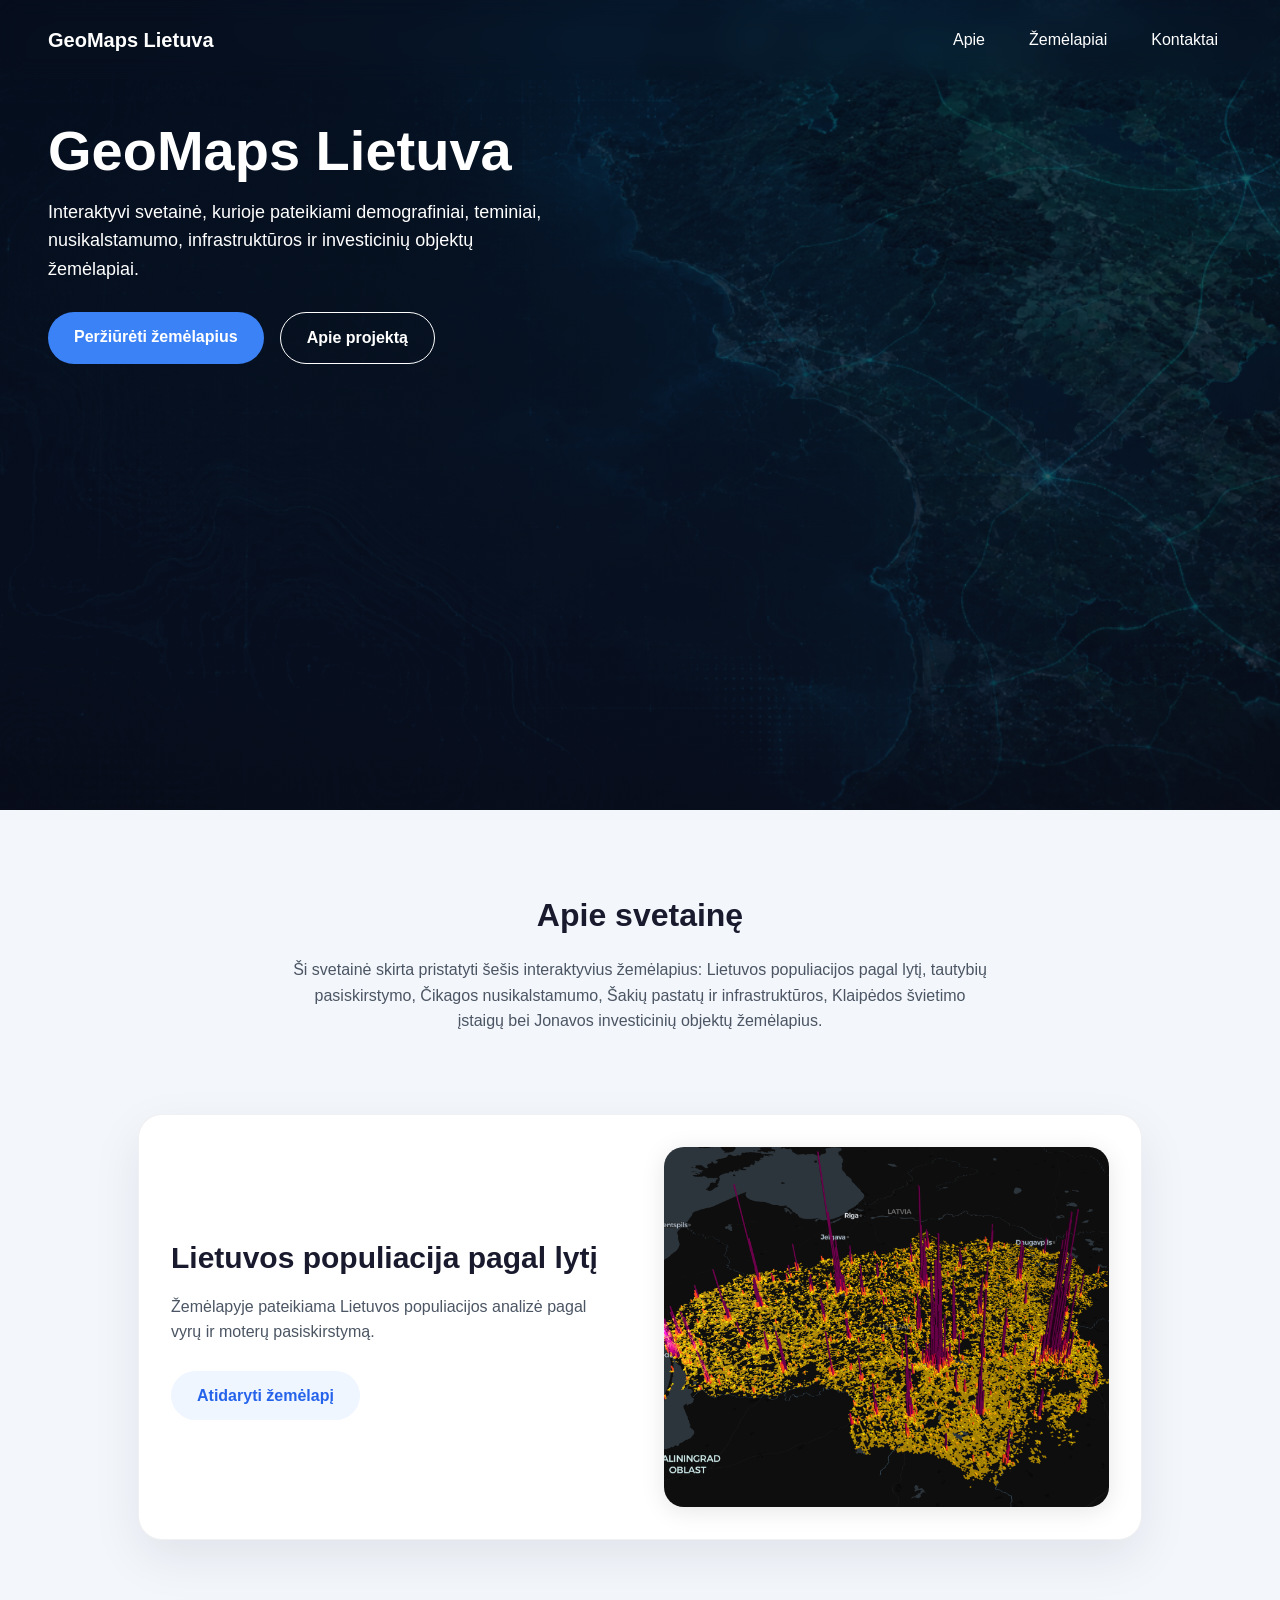
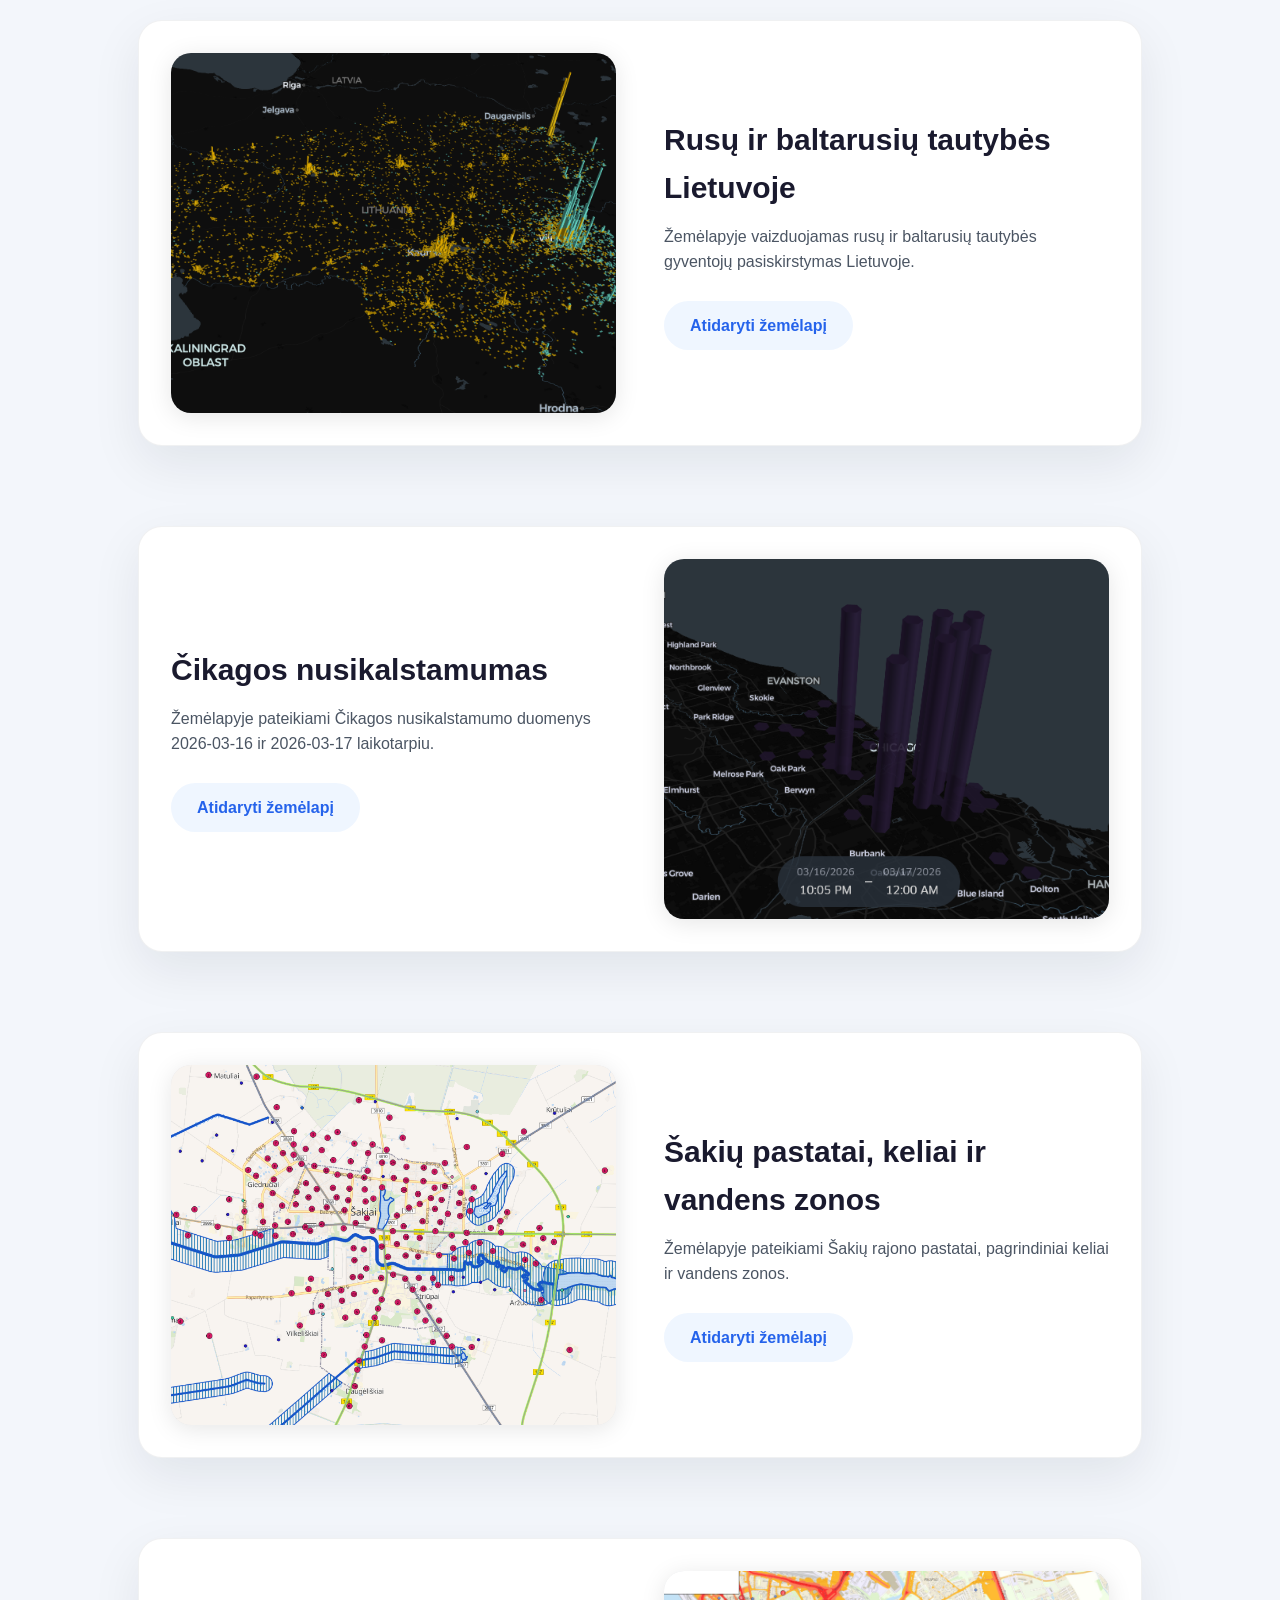
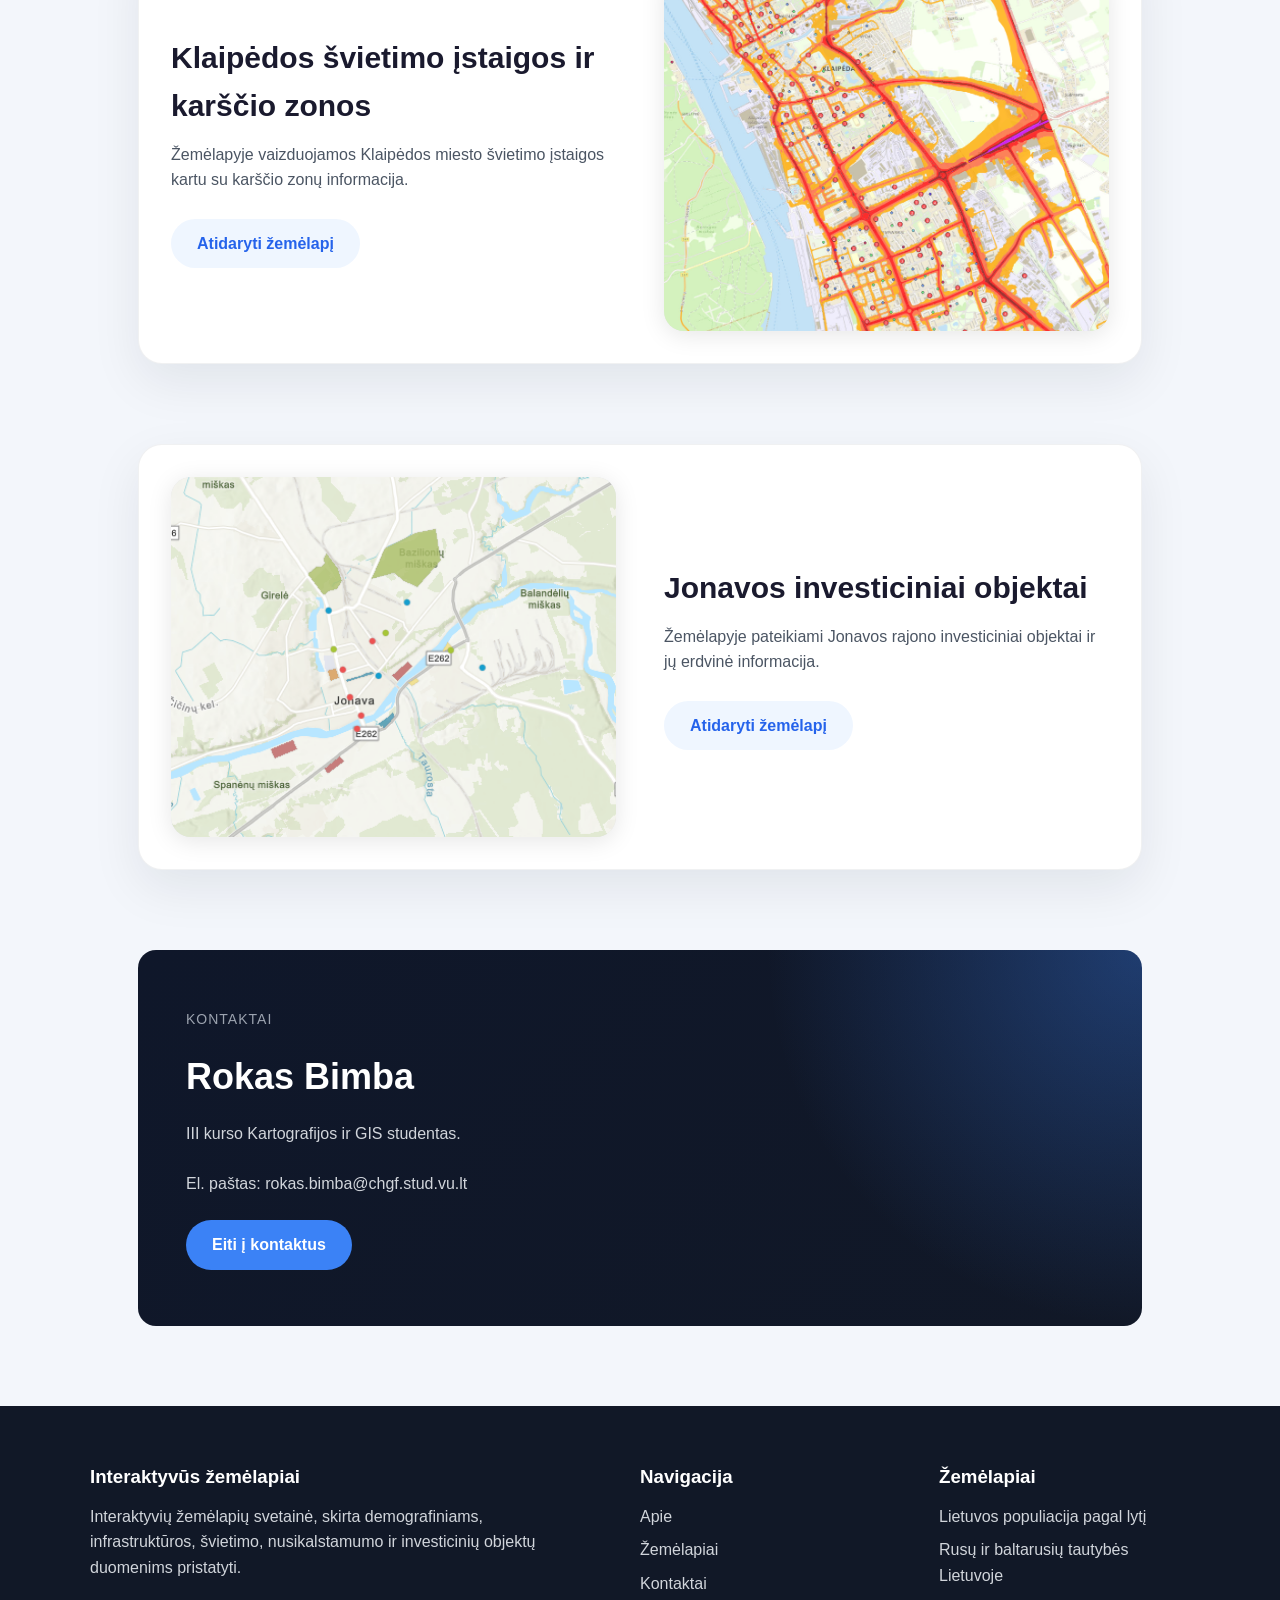
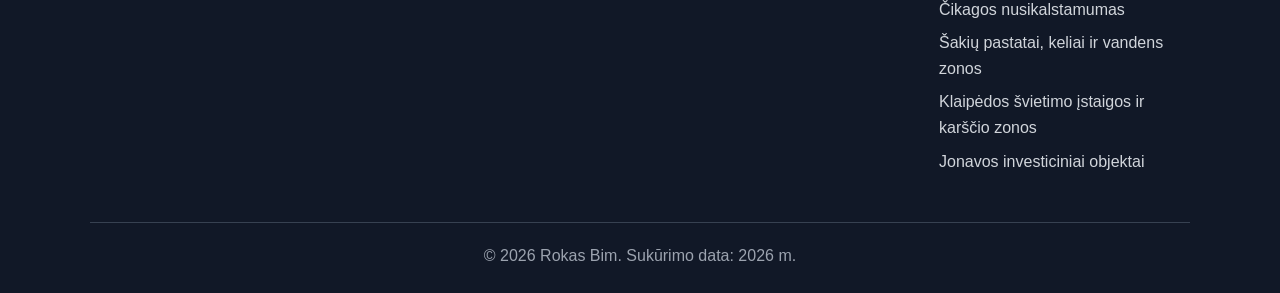
<file: index.html>
<!DOCTYPE html>
<html lang="lt">
<head>
  <meta charset="UTF-8">
  <meta name="viewport" content="width=device-width, initial-scale=1.0">
<title>GeoMaps Lietuva</title>
  <link rel="stylesheet" href="css/style.css">
</head>
<body>

  <header class="hero">
    <nav class="nav">
<div class="nav-logo">GeoMaps Lietuva</div>

      <ul class="nav-links">
        <li><a href="#apie">Apie</a></li>
        <li><a href="#zemelapiai">Žemėlapiai</a></li>
        <li><a href="kontaktai.html">Kontaktai</a></li>
      </ul>
    </nav>

    <div class="hero-overlay"></div>

    <div class="hero-content">
<h1>GeoMaps Lietuva</h1>
<p>Interaktyvi svetainė, kurioje pateikiami demografiniai, teminiai, nusikalstamumo, infrastruktūros ir investicinių objektų žemėlapiai.</p>
      <div class="hero-buttons">
        <a href="#zemelapiai" class="btn btn-primary">Peržiūrėti žemėlapius</a>
        <a href="#apie" class="btn btn-outline">Apie projektą</a>
      </div>
    </div>
  </header>

  <main>
<section id="apie" class="description">
  <h2>Apie svetainę</h2>
  <p>
    Ši svetainė skirta pristatyti šešis interaktyvius žemėlapius:
    Lietuvos populiacijos pagal lytį, tautybių pasiskirstymo, Čikagos nusikalstamumo,
    Šakių pastatų ir infrastruktūros, Klaipėdos švietimo įstaigų bei Jonavos investicinių objektų žemėlapius.
  </p>
</section>

<section id="zemelapiai" class="maps">
  <article class="map-section">
    <div class="map-text">
<h2>Lietuvos populiacija pagal lytį</h2>
<p>Žemėlapyje pateikiama Lietuvos populiacijos analizė pagal vyrų ir moterų pasiskirstymą.</p>
      <a href="1_zemelapis.html" class="btn btn-map">Atidaryti žemėlapį</a>
    </div>

<div class="map-image">
  <img src="images/map1.jpg" alt="Pirmojo žemėlapio iliustracija">
</div>  
</article>

  <article class="map-section map-section--reverse">
    <div class="map-text">
<h2>Rusų ir baltarusių tautybės Lietuvoje</h2>
<p>Žemėlapyje vaizduojamas rusų ir baltarusių tautybės gyventojų pasiskirstymas Lietuvoje.</p>
      <a href="2_zemelapis.html" class="btn btn-map">Atidaryti žemėlapį</a>
    </div>

<div class="map-image">
  <img src="images/map2.jpg" alt="Antrojo žemėlapio iliustracija">
</div>  
</article>

  <article class="map-section">
    <div class="map-text">
<h2>Čikagos nusikalstamumas</h2>
<p>Žemėlapyje pateikiami Čikagos nusikalstamumo duomenys 2026-03-16 ir 2026-03-17 laikotarpiu.</p>
      <a href="3_zemelapis.html" class="btn btn-map">Atidaryti žemėlapį</a>
    </div>

<div class="map-image">
  <img src="images/map3.jpg" alt="Trečiojo žemėlapio iliustracija">
</div>
  </article>

  <article class="map-section map-section--reverse">
    <div class="map-text">
<h2>Šakių pastatai, keliai ir vandens zonos</h2>
<p>Žemėlapyje pateikiami Šakių rajono pastatai, pagrindiniai keliai ir vandens zonos.</p>
      <a href="4_zemelapis.html" class="btn btn-map">Atidaryti žemėlapį</a>
    </div>

<div class="map-image">
  <img src="images/map4.jpg" alt="Ketvirtojo žemėlapio iliustracija">
</div>
  </article>

  <article class="map-section">
    <div class="map-text">
<h2>Klaipėdos švietimo įstaigos ir karščio zonos</h2>
<p>Žemėlapyje vaizduojamos Klaipėdos miesto švietimo įstaigos kartu su karščio zonų informacija.</p>
      <a href="5_zemelapis.html" class="btn btn-map">Atidaryti žemėlapį</a>
    </div>

<div class="map-image">
  <img src="images/map5.jpg" alt="Penktojo žemėlapio iliustracija">
</div>
  </article>

  <article class="map-section map-section--reverse">
    <div class="map-text">
<h2>Jonavos investiciniai objektai</h2>
<p>Žemėlapyje pateikiami Jonavos rajono investiciniai objektai ir jų erdvinė informacija.</p>
      <a href="6_zemelapis.html" class="btn btn-map">Atidaryti žemėlapį</a>
    </div>

<div class="map-image">
  <img src="images/map6.jpg" alt="Šeštojo žemėlapio iliustracija">
</div>
  </article>
</section>
<section class="contact">
  <div class="contact-card">
    <span class="contact-label">Kontaktai</span>
    <h2>Rokas Bimba</h2>
    <p>III kurso Kartografijos ir GIS studentas.</p>
    <p>El. paštas: rokas.bimba@chgf.stud.vu.lt</p>
    <a href="kontaktai.html" class="btn btn-primary">Eiti į kontaktus</a>
  </div>
</section>
  </main>

  <footer class="footer">
    <div class="footer-grid">
      <div class="footer-col">
        <h3>Interaktyvūs žemėlapiai</h3>
        <p>Interaktyvių žemėlapių svetainė, skirta demografiniams, infrastruktūros, švietimo, nusikalstamumo ir investicinių objektų duomenims pristatyti.</p>
      </div>

      <div class="footer-col">
        <h3>Navigacija</h3>
        <ul>
          <li><a href="#apie">Apie</a></li>
          <li><a href="#zemelapiai">Žemėlapiai</a></li>
          <li><a href="kontaktai.html">Kontaktai</a></li>
        </ul>
      </div>

<div class="footer-col">
  <h3>Žemėlapiai</h3>
  <ul>
    <li><a href="1_zemelapis.html">Lietuvos populiacija pagal lytį</a></li>
    <li><a href="2_zemelapis.html">Rusų ir baltarusių tautybės Lietuvoje</a></li>
    <li><a href="3_zemelapis.html">Čikagos nusikalstamumas</a></li>
    <li><a href="4_zemelapis.html">Šakių pastatai, keliai ir vandens zonos</a></li>
    <li><a href="5_zemelapis.html">Klaipėdos švietimo įstaigos ir karščio zonos</a></li>
    <li><a href="6_zemelapis.html">Jonavos investiciniai objektai</a></li>
  </ul>
</div>
    </div>

    <div class="footer-bottom">
      <p>© 2026 Rokas Bim. Sukūrimo data: 2026 m.</p>
    </div>
  </footer>

</body>
</html>
</file>
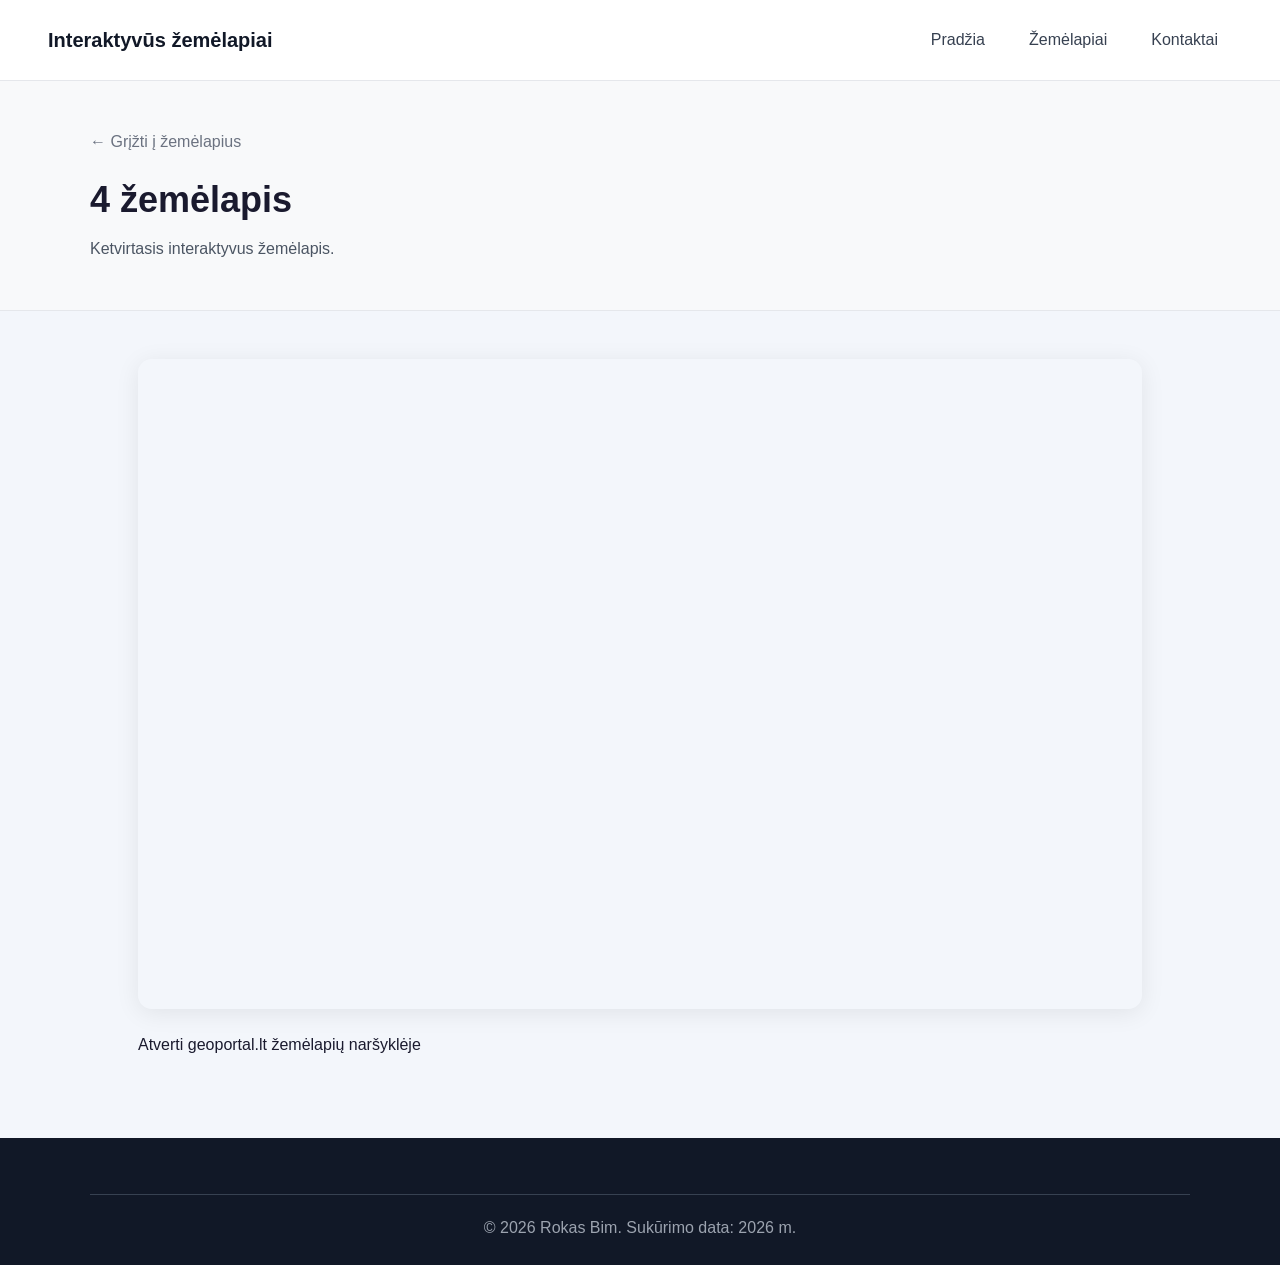
<file: 4_zemelapis.html>
<!DOCTYPE html>
<html lang="lt">
<head>
  <meta charset="UTF-8">
  <meta name="viewport" content="width=device-width, initial-scale=1.0">
  <title>4 žemėlapis</title>
  <link rel="stylesheet" href="css/style.css">
</head>
<body>

  <nav class="nav nav--solid">
    <div class="nav-logo">Interaktyvūs žemėlapiai</div>

    <ul class="nav-links nav-links--dark">
      <li><a href="index.html">Pradžia</a></li>
      <li><a href="index.html#zemelapiai">Žemėlapiai</a></li>
      <li><a href="kontaktai.html">Kontaktai</a></li>
    </ul>
  </nav>

  <header class="page-header">
    <div class="page-header-content">
      <a href="index.html#zemelapiai" class="page-back">← Grįžti į žemėlapius</a>
      <h1>4 žemėlapis</h1>
      <p>Ketvirtasis interaktyvus žemėlapis.</p>
    </div>
  </header>

  <main>
<section class="map-embed">
  <iframe 
    src="https://www.geoportal.lt/map/#portalAction=openSavedMap&savedMapId=91386"
    allowfullscreen>
  </iframe>

  <p style="margin-top: 16px;">
    <a href="https://www.geoportal.lt/map/#portalAction=openSavedMap&savedMapId=91386" target="_blank">
      Atverti geoportal.lt žemėlapių naršyklėje
    </a>
  </p>
</section>
  </main>

  <footer class="footer">
    <div class="footer-bottom">
      <p>© 2026 Rokas Bim. Sukūrimo data: 2026 m.</p>
    </div>
  </footer>

</body>
</html>
</file>
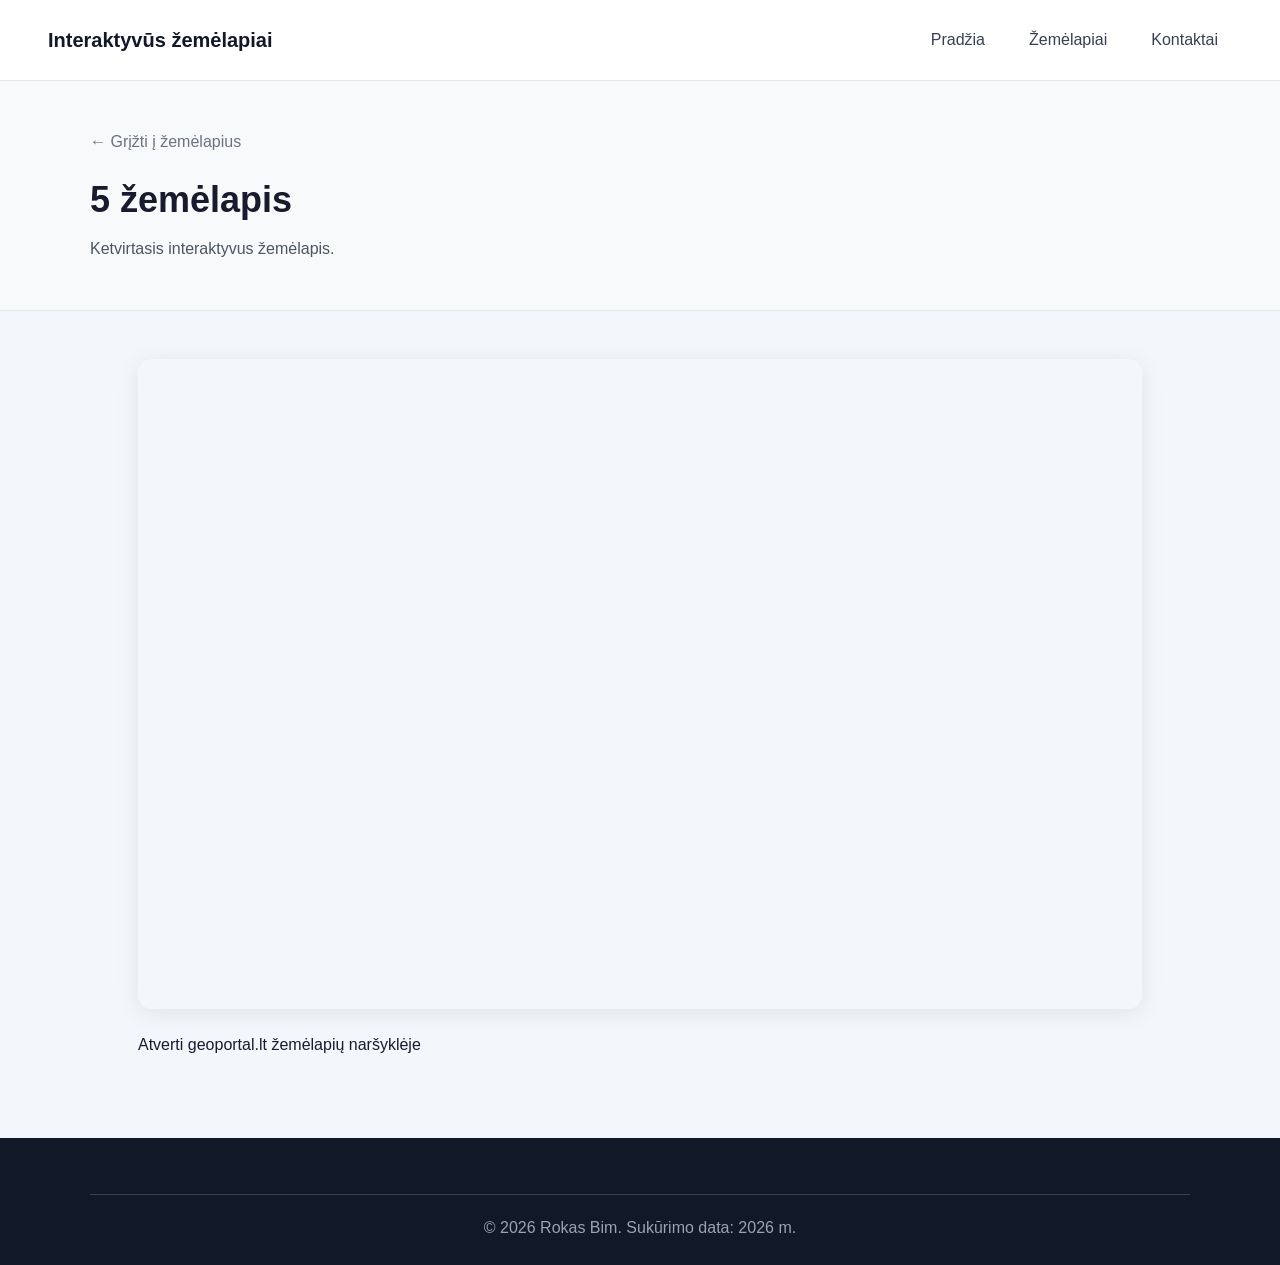
<file: 5_zemelapis.html>
<!DOCTYPE html>
<html lang="lt">
<head>
  <meta charset="UTF-8">
  <meta name="viewport" content="width=device-width, initial-scale=1.0">
  <title>4 žemėlapis</title>
  <link rel="stylesheet" href="css/style.css">
</head>
<body>

  <nav class="nav nav--solid">
    <div class="nav-logo">Interaktyvūs žemėlapiai</div>

    <ul class="nav-links nav-links--dark">
      <li><a href="index.html">Pradžia</a></li>
      <li><a href="index.html#zemelapiai">Žemėlapiai</a></li>
      <li><a href="kontaktai.html">Kontaktai</a></li>
    </ul>
  </nav>

  <header class="page-header">
    <div class="page-header-content">
      <a href="index.html#zemelapiai" class="page-back">← Grįžti į žemėlapius</a>
      <h1>5 žemėlapis</h1>
      <p>Ketvirtasis interaktyvus žemėlapis.</p>
    </div>
  </header>

  <main>
<section class="map-embed">
  <iframe 
    src="https://www.geoportal.lt/map/#portalAction=openSavedMap&savedMapId=91388"
    allowfullscreen>
  </iframe>

  <p style="margin-top: 16px;">
    <a href="https://www.geoportal.lt/map/#portalAction=openSavedMap&savedMapId=91388" target="_blank">
      Atverti geoportal.lt žemėlapių naršyklėje
    </a>
  </p>
</section>
  </main>

  <footer class="footer">
    <div class="footer-bottom">
      <p>© 2026 Rokas Bim. Sukūrimo data: 2026 m.</p>
    </div>
  </footer>

</body>
</html>
</file>
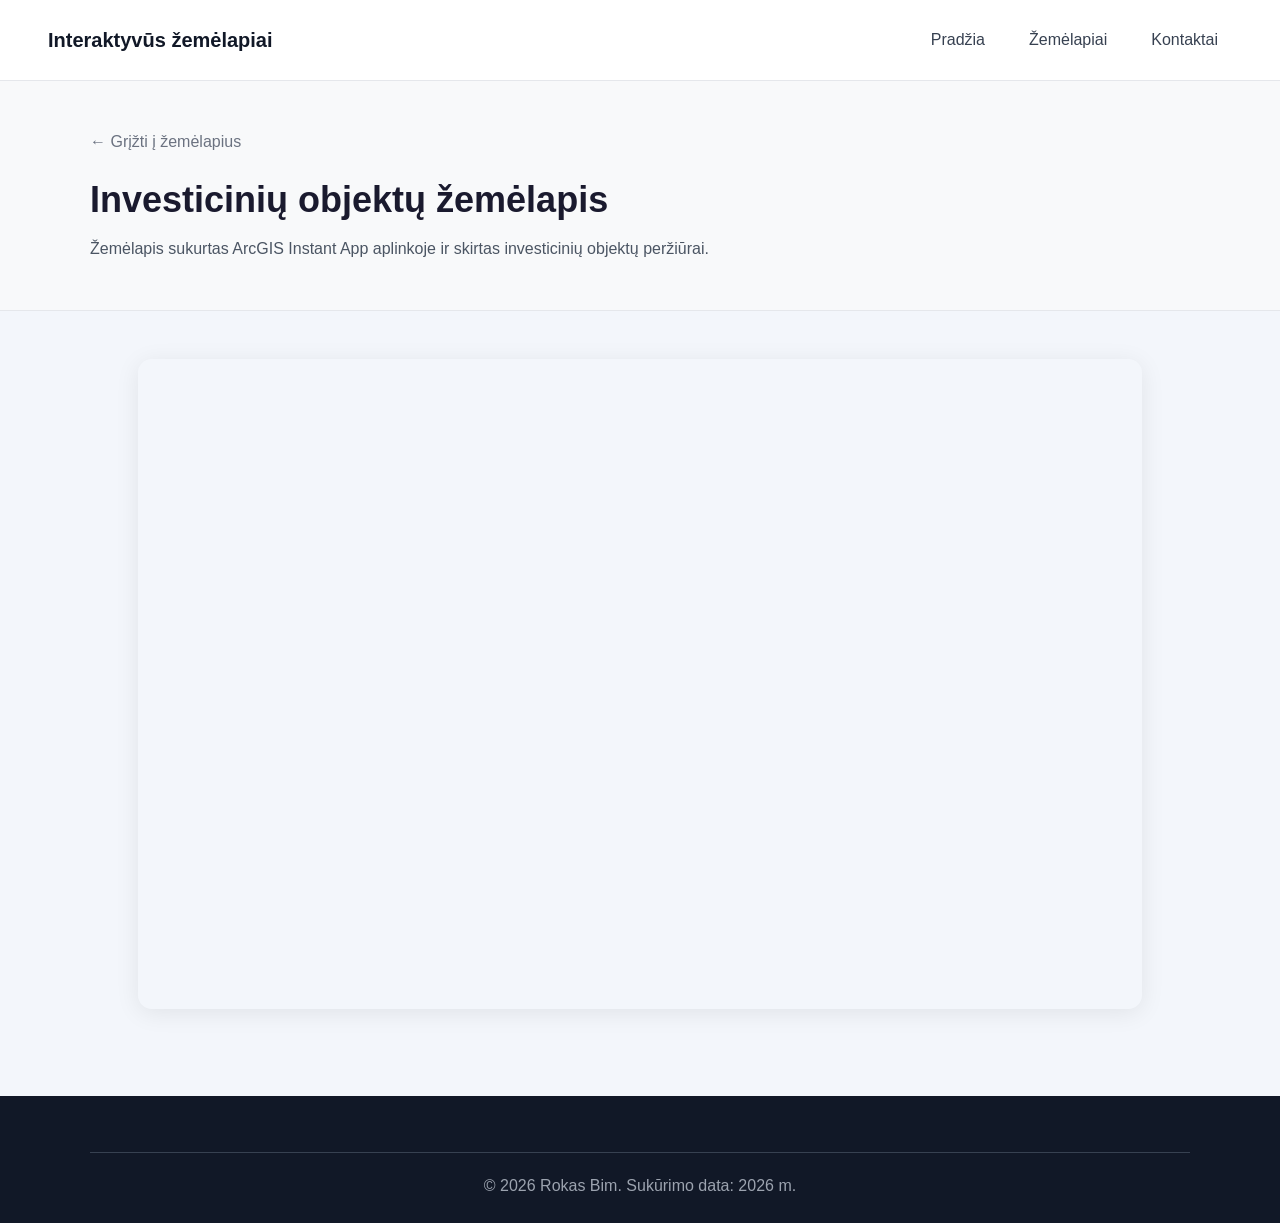
<file: 6_zemelapis.html>
<!DOCTYPE html>
<html lang="lt">
<head>
  <meta charset="UTF-8">
  <meta name="viewport" content="width=device-width, initial-scale=1.0">
  <title>Investicinių objektų žemėlapis</title>
  <link rel="stylesheet" href="css/style.css">
</head>
<body>

  <nav class="nav nav--solid">
    <div class="nav-logo">Interaktyvūs žemėlapiai</div>

    <ul class="nav-links nav-links--dark">
      <li><a href="index.html">Pradžia</a></li>
      <li><a href="index.html#zemelapiai">Žemėlapiai</a></li>
      <li><a href="kontaktai.html">Kontaktai</a></li>
    </ul>
  </nav>

  <header class="page-header">
    <div class="page-header-content">
      <a href="index.html#zemelapiai" class="page-back">← Grįžti į žemėlapius</a>
<h1>Investicinių objektų žemėlapis</h1>
<p>Žemėlapis sukurtas ArcGIS Instant App aplinkoje ir skirtas investicinių objektų peržiūrai.</p>
    </div>
  </header>

  <main>
<section class="map-embed">
<iframe 
  src="https://vu-lt.maps.arcgis.com/apps/instant/sidebar/index.html?appid=fed3543fd6024813b8d393688269d30e"
  title="Investicinių objektų žemėlapis"
  allowfullscreen>
</iframe>
</section>
  </main>

  <footer class="footer">
    <div class="footer-bottom">
      <p>© 2026 Rokas Bim. Sukūrimo data: 2026 m.</p>
    </div>
  </footer>

</body>
</html>
</file>
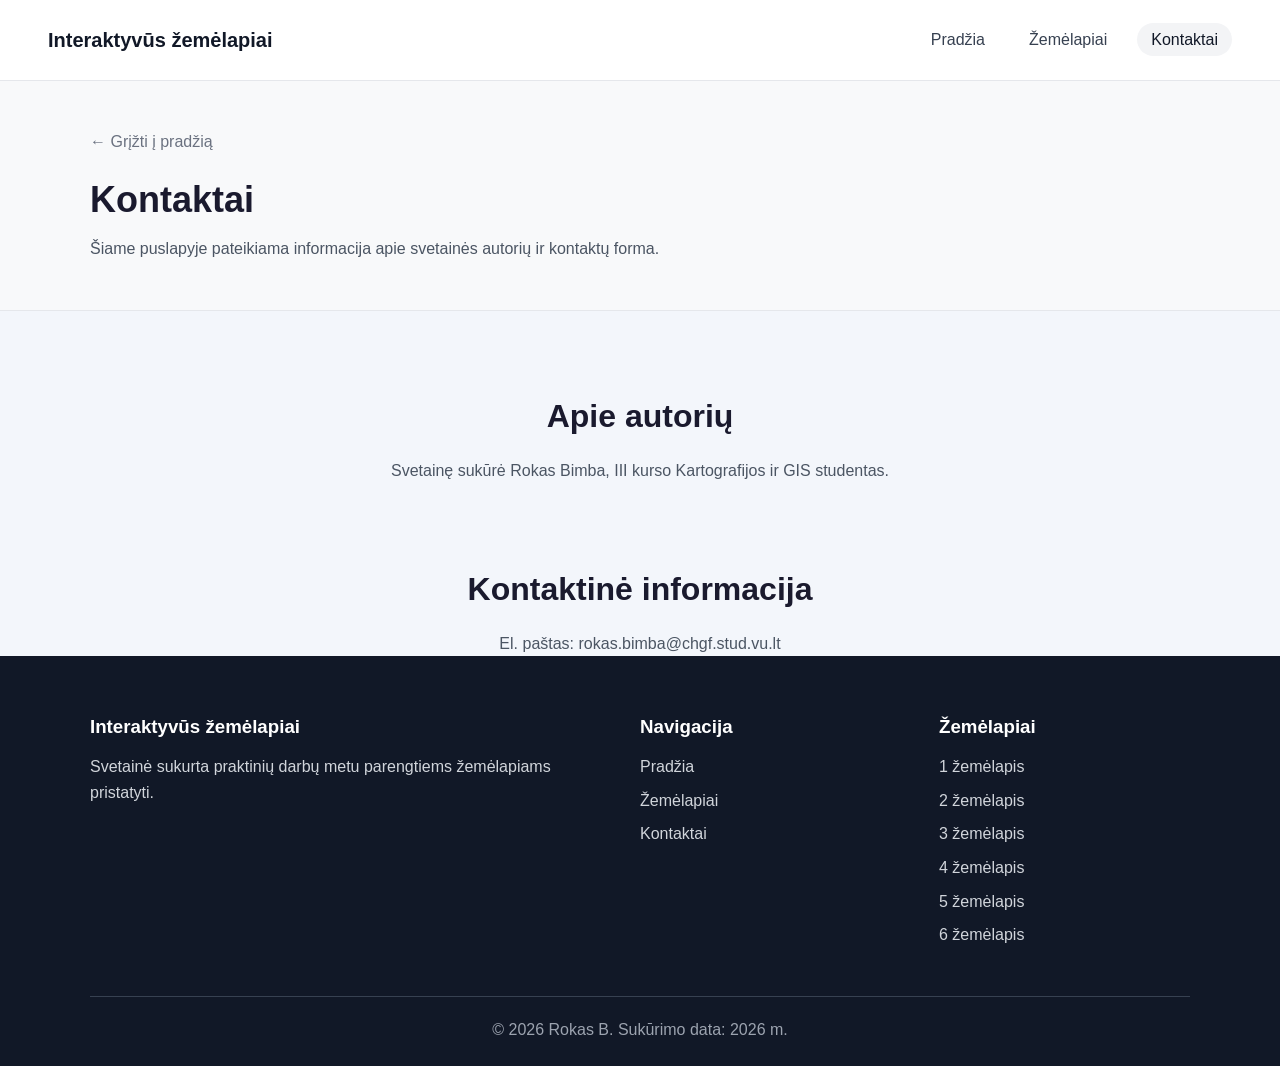
<file: kontaktai.html>
<!DOCTYPE html>
<html lang="lt">
<head>
  <meta charset="UTF-8">
  <meta name="viewport" content="width=device-width, initial-scale=1.0">
  <title>Kontaktai</title>
  <link rel="stylesheet" href="css/style.css">
</head>
<body>

  <nav class="nav nav--solid">
    <div class="nav-logo">Interaktyvūs žemėlapiai</div>

    <ul class="nav-links nav-links--dark">
      <li><a href="index.html">Pradžia</a></li>
      <li><a href="index.html#zemelapiai">Žemėlapiai</a></li>
      <li><a href="kontaktai.html" class="active">Kontaktai</a></li>
    </ul>
  </nav>

  <header class="page-header">
    <div class="page-header-content">
      <a href="index.html" class="page-back">← Grįžti į pradžią</a>
      <h1>Kontaktai</h1>
      <p>Šiame puslapyje pateikiama informacija apie svetainės autorių ir kontaktų forma.</p>
    </div>
  </header>

  <main>
<section class="description">
  <h2>Apie autorių</h2>
  <p>
    Svetainę sukūrė Rokas Bimba, III kurso Kartografijos ir GIS studentas.
  </p>
</section>

<section class="description">
  <h2>Kontaktinė informacija</h2>
  <p>
    El. paštas: rokas.bimba@chgf.stud.vu.lt
  </p>
</section>
  </main>

  <footer class="footer">
    <div class="footer-grid">
      <div class="footer-col">
        <h3>Interaktyvūs žemėlapiai</h3>
        <p>Svetainė sukurta praktinių darbų metu parengtiems žemėlapiams pristatyti.</p>
      </div>

      <div class="footer-col">
        <h3>Navigacija</h3>
        <ul>
          <li><a href="index.html">Pradžia</a></li>
          <li><a href="index.html#zemelapiai">Žemėlapiai</a></li>
          <li><a href="kontaktai.html">Kontaktai</a></li>
        </ul>
      </div>

      <div class="footer-col">
        <h3>Žemėlapiai</h3>
        <ul>
<li><a href="1_zemelapis.html">1 žemėlapis</a></li>
<li><a href="2_zemelapis.html">2 žemėlapis</a></li>
<li><a href="3_zemelapis.html">3 žemėlapis</a></li>
<li><a href="4_zemelapis.html">4 žemėlapis</a></li>
<li><a href="5_zemelapis.html">5 žemėlapis</a></li>
<li><a href="6_zemelapis.html">6 žemėlapis</a></li>
        </ul>
      </div>
    </div>

    <div class="footer-bottom">
      <p>© 2026 Rokas B. Sukūrimo data: 2026 m.</p>
    </div>
  </footer>

</body>
</html>
</file>
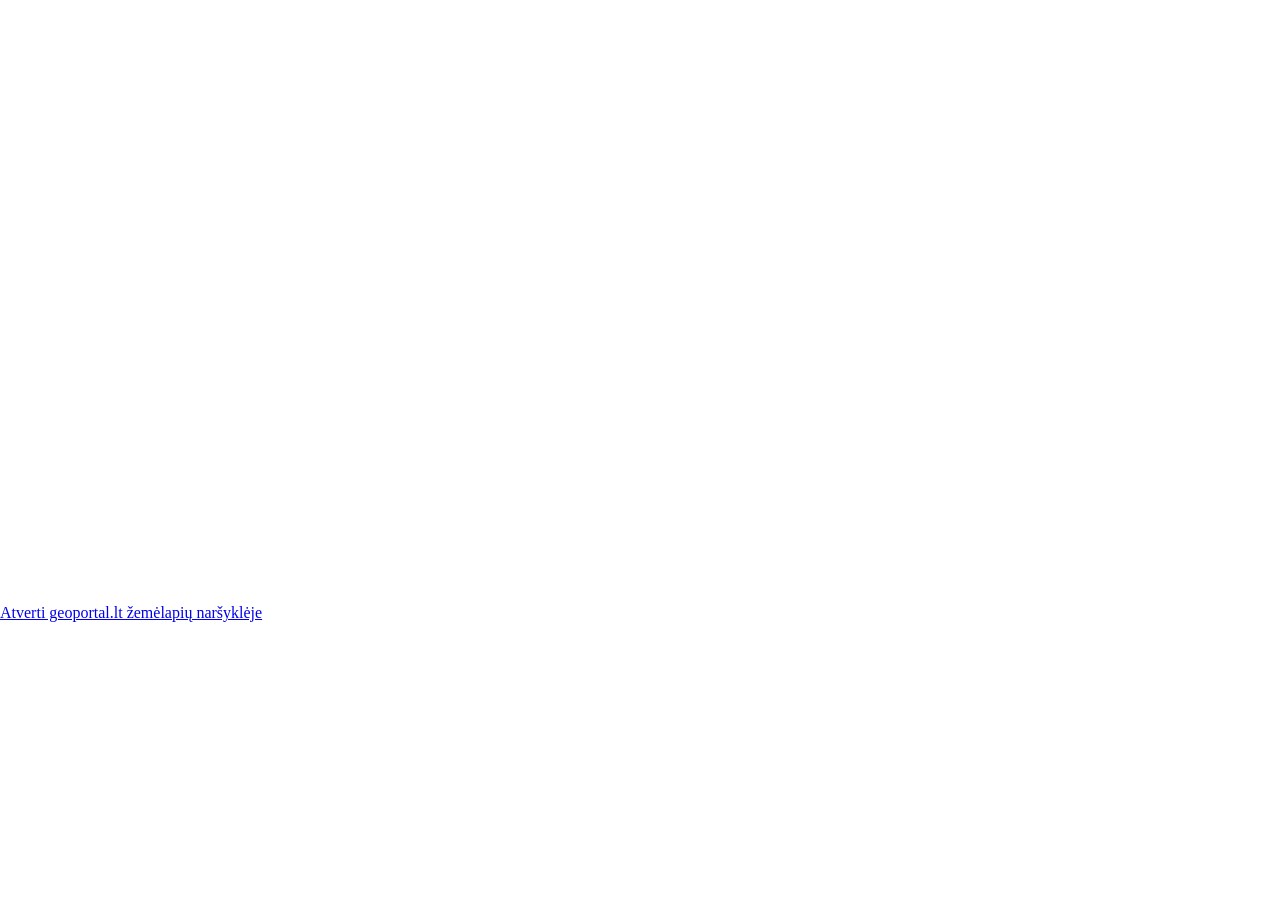
<file: Antras praktinis/map.html>
<!DOCTYPE html>
<html lang="en">
<head>
    <meta charset="UTF-8">
    <meta name="viewport" content="width=device-width, initial-scale=1.0">
    <title>Šakių rajono pastatų žemėlapis</title>
    <style>
        html
        body {
            height: 100%;
            width: 100%;
            padding: 0;
            margin: 0;
        }
    </style>
</head>
<body>
    
    <iframe width="100%" height="600px" src="https://www.geoportal.lt/map/#portalAction=openSavedMap&savedMapId=91386" frameBorder="0"></iframe><br><a href="https://www.geoportal.lt/map/#portalAction=openSavedMap&savedMapId=91386" target="_blank">Atverti geoportal.lt žemėlapių naršyklėje</a>

</body>
</html>
</file>
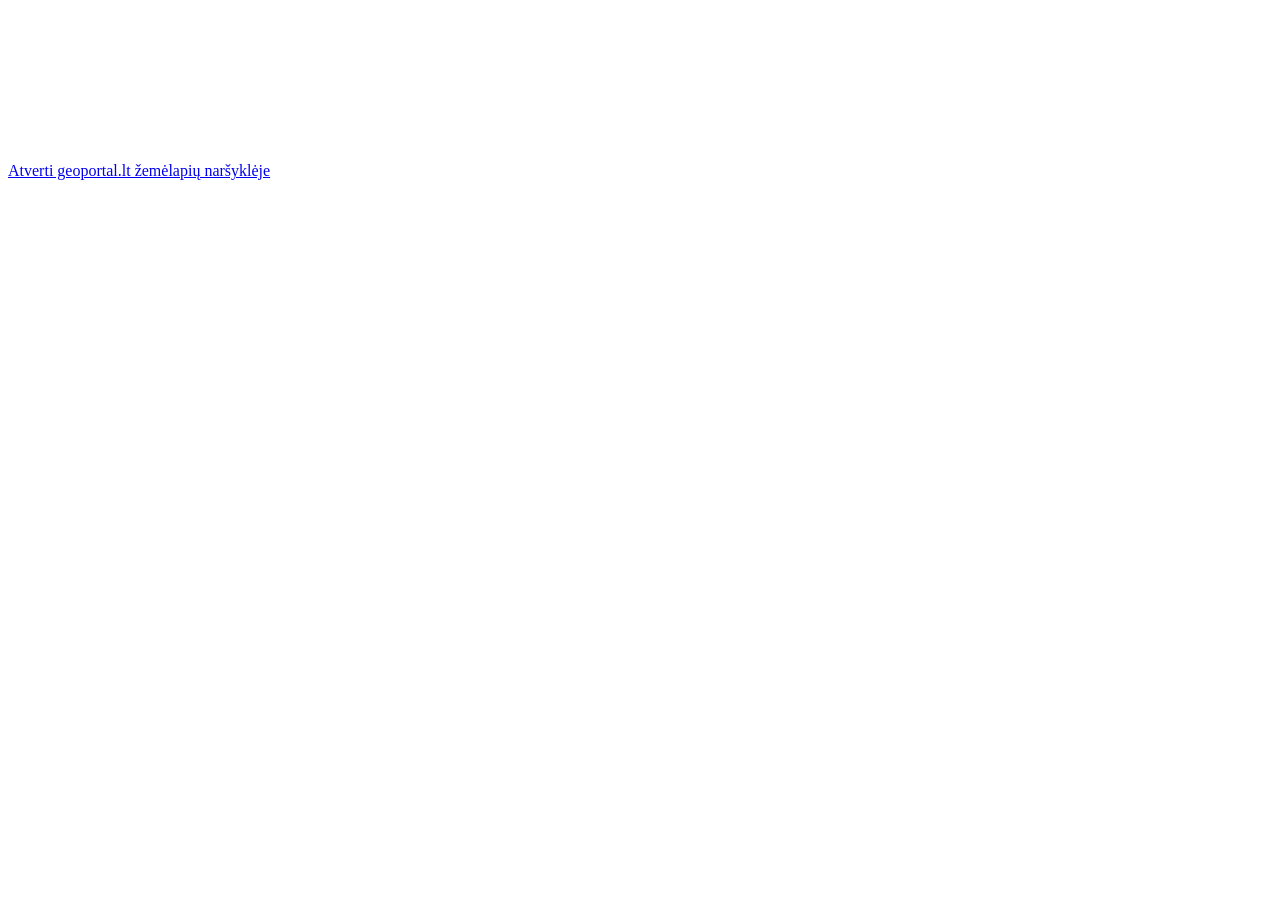
<file: Antras_praktinis/map.html>
<!DOCTYPE html>
<html lang="en">
<head>
    <meta charset="UTF-8">
    <meta name="viewport" content="width=device-width, initial-scale=1.0">
    <title>Šakių sen. pastatų žemėlapis</title>
</head>
<body>
    
    <iframe width="100%" height="100%" src="https://www.geoportal.lt/map/#portalAction=openSavedMap&savedMapId=92087" frameBorder="0"
    ></iframe><br><a 
    href="https://www.geoportal.lt/map/#portalAction=openSavedMap&savedMapId=92087" 
    target="_blank"
    >Atverti geoportal.lt žemėlapių naršyklėje</a
    >
</body>
</html>
</file>
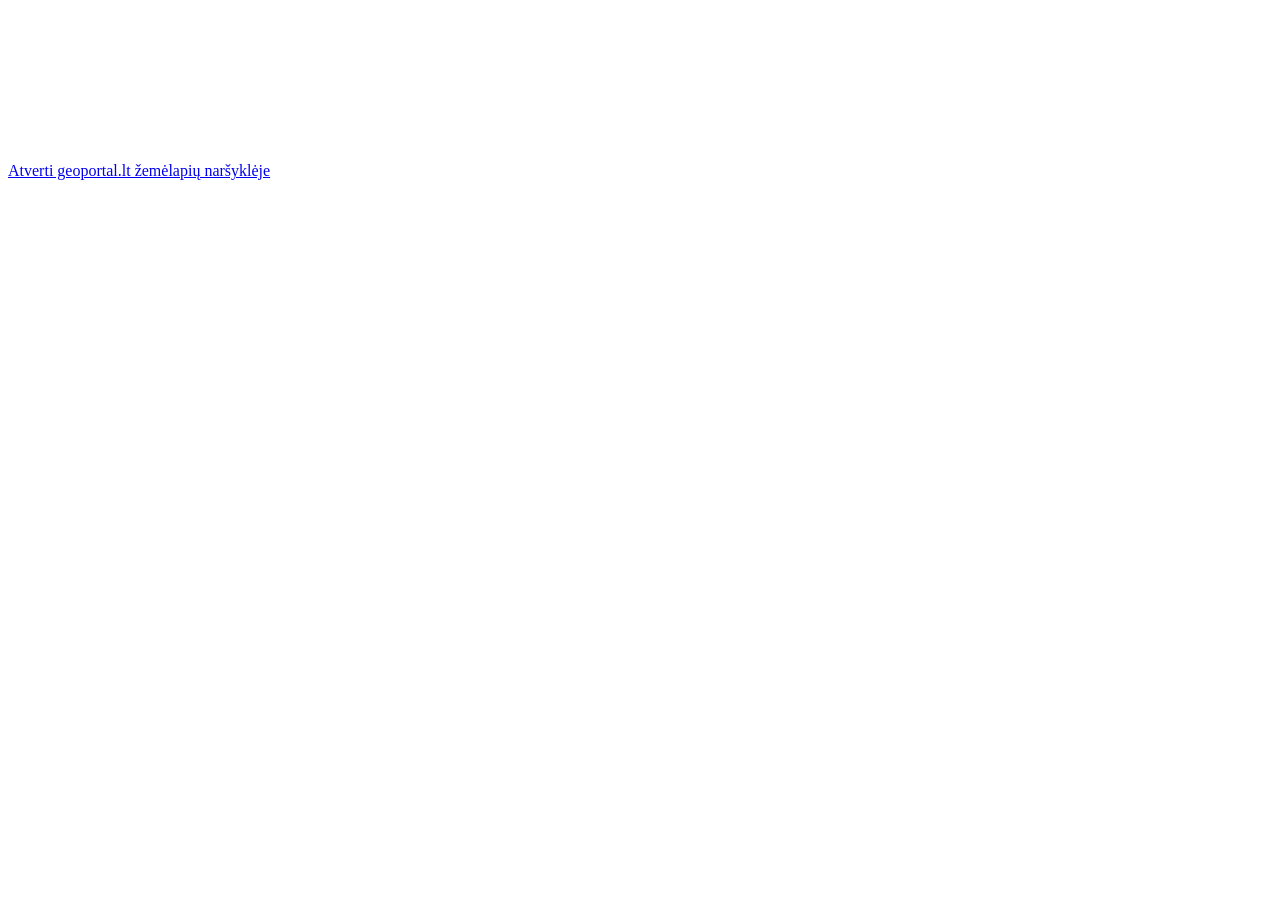
<file: Antras_praktinis/map2.html>
<!DOCTYPE html>
<html lang="en">
<head>
    <meta charset="UTF-8">
    <meta name="viewport" content="width=device-width, initial-scale=1.0">
    <title>Klaipedos miesto žemėlapis</main></title>
</head>
<iframe width="100%" height="100%" src="https://www.geoportal.lt/map/#portalAction=openSavedMap&savedMapId=91388" frameBorder="0"></iframe><br><a href="https://www.geoportal.lt/map/#portalAction=openSavedMap&savedMapId=91388" target="_blank">Atverti geoportal.lt žemėlapių naršyklėje</a>
<body>
    
</body>
</html>
</file>
<file: css/style.css>
* {
  box-sizing: border-box;
  margin: 0;
  padding: 0;
}

html {
  scroll-behavior: smooth;
}

body {
  font-family: Arial, sans-serif;
  color: #1a1a2e;
background: #f3f6fb;
  line-height: 1.6;
}

a {
  color: inherit;
  text-decoration: none;
}

img {
  width: 100%;
  display: block;
  object-fit: cover;
}

.nav {
  position: absolute;
  top: 0;
  left: 0;
  right: 0;
  z-index: 10;
  display: flex;
  justify-content: space-between;
  align-items: center;
  padding: 24px 48px;
  background: rgba(15, 23, 42, 0.18);
  backdrop-filter: blur(12px);
  -webkit-backdrop-filter: blur(12px);
}

.nav-logo {
  color: white;
  font-size: 20px;
  font-weight: bold;
}

.nav-links {
  display: flex;
  gap: 16px;
  list-style: none;
}

.nav-links a {
  color: white;
  padding: 8px 14px;
  border-radius: 20px;
}

.nav-links a:hover {
  background: rgba(255, 255, 255, 0.2);
}

.hero {
  position: relative;
  min-height: 90vh;
background:
  linear-gradient(rgba(15, 23, 42, 0.45), rgba(15, 23, 42, 0.65)),
  url("../images/hero.png") center / cover no-repeat;
    align-items: flex-end;
  padding: 120px 48px 80px;
}

.hero-overlay {
  position: absolute;
  inset: 0;
  background: rgba(0, 0, 0, 0.25);
}

.hero-content {
  position: relative;
  z-index: 1;
  max-width: 700px;
  color: white;
}

.hero-content h1 {
  font-size: 56px;
  line-height: 1.1;
  margin-bottom: 16px;
}

.hero-content p {
  font-size: 18px;
  max-width: 520px;
  margin-bottom: 28px;
}

.hero-buttons {
  display: flex;
  gap: 16px;
  flex-wrap: wrap;
}

.btn {
  display: inline-block;
  padding: 12px 26px;
  border-radius: 999px;
  font-weight: 600;
}

.btn-primary {
  background: #3b82f6;
  color: white;
}

.btn-outline {
  border: 1px solid white;
  color: white;
}

.btn-map {
  margin-top: 18px;
  border: 1px solid #3b82f6;
  color: #3b82f6;
}

.btn-map:hover {
  background: #3b82f6;
  color: white;
}

.description {
  max-width: 760px;
  margin: 80px auto 0;
  padding: 0 32px;
  text-align: center;
}

.description h2 {
  font-size: 32px;
  margin-bottom: 16px;
}

.description p {
  color: #4b5563;
}

.maps {
  max-width: 1100px;
  margin: 0 auto;
  padding: 80px 48px;
  display: flex;
  flex-direction: column;
  gap: 80px;
}

.map-section {
  display: grid;
  grid-template-columns: 1fr 1fr;
  gap: 48px;
  align-items: center;
}

.map-section--reverse {
  direction: rtl;
}

.map-section--reverse > * {
  direction: ltr;
}

.map-text h2 {
  font-size: 28px;
  margin-bottom: 12px;
}

.map-text p {
  color: #4b5563;
}

.map-image {
  height: 320px;
  border-radius: 14px;
  overflow: hidden;
  background: #e5e7eb;
  box-shadow: 0 4px 24px rgba(0, 0, 0, 0.1);
}

.contact {
  max-width: 1100px;
  margin: 0 auto 80px;
  padding: 0 48px;
}

.contact-card {
background:
  radial-gradient(circle at top right, rgba(59, 130, 246, 0.35), transparent 35%),
  linear-gradient(135deg, #0f172a, #111827);
    color: white;
  padding: 56px 48px;
  border-radius: 18px;
}

.contact-label {
  color: #9ca3af;
  text-transform: uppercase;
  font-size: 14px;
  letter-spacing: 1px;
}

.contact h2 {
  font-size: 36px;
  margin: 16px 0;
}

.contact p {
  color: #d1d5db;
  margin-bottom: 24px;
}

.footer {
  background: #111827;
  color: #d1d5db;
  padding: 56px 48px 24px;
}

.footer-grid {
  max-width: 1100px;
  margin: 0 auto 40px;
  display: grid;
  grid-template-columns: 2fr 1fr 1fr;
  gap: 48px;
}

.footer-col h3 {
  color: white;
  margin-bottom: 12px;
}

.footer-col ul {
  list-style: none;
}

.footer-col li {
  margin-bottom: 8px;
}

.footer-col a:hover {
  color: #60a5fa;
}

.footer-bottom {
  max-width: 1100px;
  margin: 0 auto;
  border-top: 1px solid #374151;
  padding-top: 20px;
  text-align: center;
  color: #9ca3af;
}
.nav--solid {
  position: static;
  background: white;
  border-bottom: 1px solid #e5e7eb;
}

.nav--solid .nav-logo {
  color: #111827;
}

.nav-links--dark a {
  color: #374151;
}

.nav-links--dark a:hover,
.nav-links--dark a.active {
  background: #f3f4f6;
  color: #111827;
}

.page-header {
  background: #f8f9fa;
  border-bottom: 1px solid #e5e7eb;
  padding: 48px;
}

.page-header-content {
  max-width: 1100px;
  margin: 0 auto;
}

.page-back {
  display: inline-block;
  color: #6b7280;
  margin-bottom: 16px;
}

.page-back:hover {
  color: #3b82f6;
}

.page-header h1 {
  font-size: 36px;
  margin-bottom: 8px;
}

.page-header p {
  color: #4b5563;
  max-width: 680px;
}

.map-embed {
  max-width: 1100px;
  margin: 48px auto 80px;
  padding: 0 48px;
}

.map-embed iframe {
  width: 100%;
  min-height: 650px;
  border: none;
  border-radius: 14px;
  box-shadow: 0 4px 24px rgba(0, 0, 0, 0.08);
}
.map-section {
  background: white;
  padding: 32px;
  border-radius: 24px;
  box-shadow: 0 18px 50px rgba(15, 23, 42, 0.08);
  border: 1px solid rgba(15, 23, 42, 0.06);
}

.map-image {
  height: 360px;
  border-radius: 20px;
}

.map-image img {
  height: 100%;
  transition: transform 0.35s ease;
}

.map-image:hover img {
  transform: scale(1.04);
}

.map-text h2 {
  font-size: 30px;
}

.map-text p {
  font-size: 16px;
  margin-bottom: 8px;
}

.btn-map {
  background: #eff6ff;
  color: #2563eb;
  border: none;
}

.btn-map:hover {
  background: #2563eb;
  color: white;
}
@media (max-width: 768px) {
  .nav {
    position: static;
    background: #111827;
    padding: 16px 20px;
    flex-direction: column;
    align-items: flex-start;
    gap: 14px;
  }

  .nav-logo {
    font-size: 18px;
  }

  .nav-links {
    width: 100%;
    display: flex;
    flex-wrap: wrap;
    gap: 8px;
  }

  .nav-links a {
    font-size: 14px;
    padding: 8px 12px;
  }

  .hero {
    min-height: 78vh;
    padding: 80px 20px 56px;
    align-items: flex-end;
    background-position: center;
  }

  .hero-content {
    max-width: 100%;
  }

  .hero-content h1 {
    font-size: 42px;
    line-height: 1.05;
  }

  .hero-content p {
    font-size: 16px;
    max-width: 100%;
  }

  .hero-buttons {
    flex-direction: column;
    align-items: stretch;
  }

  .btn {
    text-align: center;
    width: 100%;
  }

  .description {
    margin: 56px auto 0;
    padding: 0 20px;
  }

  .description h2 {
    font-size: 28px;
  }

  .maps {
    padding: 56px 20px;
    gap: 32px;
  }

  .map-section,
  .map-section--reverse {
    grid-template-columns: 1fr;
    direction: ltr;
    padding: 22px;
    gap: 22px;
  }

  .map-section--reverse > * {
    direction: ltr;
  }

  .map-text h2 {
    font-size: 24px;
  }

  .map-text p {
    font-size: 15px;
  }

  .map-image {
    height: 230px;
    order: -1;
  }

  .map-embed {
    margin: 32px auto 56px;
    padding: 0 16px;
  }

  .map-embed iframe {
    min-height: 520px;
    border-radius: 12px;
  }

  .page-header {
    padding: 36px 20px;
  }

  .page-header h1 {
    font-size: 32px;
  }

  .contact {
    padding: 0 20px;
    margin-bottom: 56px;
  }

  .contact-card {
    padding: 32px 24px;
  }

  .contact h2 {
    font-size: 28px;
  }

  .footer {
    padding: 40px 20px 24px;
  }

  .footer-grid {
    grid-template-columns: 1fr;
    gap: 28px;
  }

  .footer-col ul {
    gap: 6px;
  }
}
</file>
